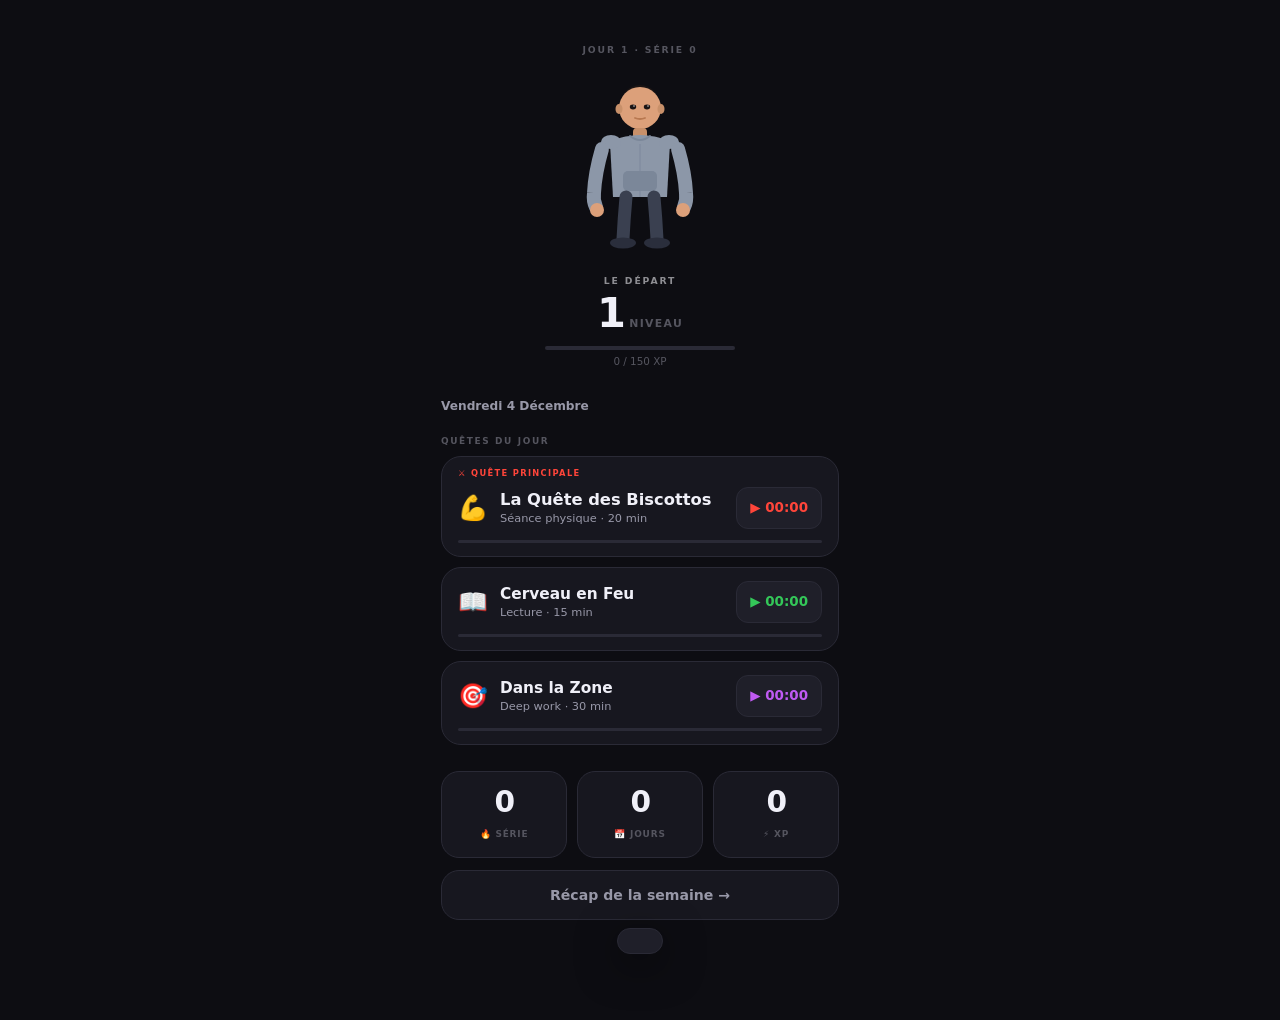
<file: rpg.html>
<!DOCTYPE html>
<html lang="fr">
<head>
  <meta charset="UTF-8">
  <meta name="viewport" content="width=device-width, initial-scale=1.0, user-scalable=no">
  <meta name="apple-mobile-web-app-capable" content="yes">
  <meta name="apple-mobile-web-app-status-bar-style" content="black-translucent">
  <meta name="theme-color" content="#0d0d12">
  <title>Daily RPG</title>
  <style>
    *, *::before, *::after { box-sizing: border-box; margin: 0; padding: 0; }

    :root {
      --bg:       #0d0d12;
      --surface:  #17171f;
      --surface2: #1f1f29;
      --border:   #2a2a36;
      --text:     #f0f0f8;
      --sub:      #9898a8;
      --muted:    #55555f;

      --biscottos: #ff453a;
      --lecture:   #34c759;
      --flow:      #bf5af2;

      --s1: #8e8e93;
      --s2: #007aff;
      --s3: #ff9f0a;
      --s4: #ff375f;
    }

    html, body {
      min-height: 100%;
      background: var(--bg);
      color: var(--text);
      font-family: -apple-system, BlinkMacSystemFont, 'Segoe UI', system-ui, sans-serif;
      -webkit-tap-highlight-color: transparent;
    }

    button { touch-action: manipulation; font-family: inherit; }

    .app {
      max-width: 430px;
      margin: 0 auto;
      padding: 0 16px 100px;
    }

    /* ── HERO ─────────────────────────────────── */
    .hero {
      display: flex;
      flex-direction: column;
      align-items: center;
      padding: 44px 0 28px;
    }

    .hero-day-badge {
      font-size: 0.58rem;
      font-weight: 700;
      letter-spacing: 0.2em;
      text-transform: uppercase;
      color: var(--muted);
      margin-bottom: 20px;
    }

    .avatar-wrap {
      position: relative;
      width: 160px;
      height: 186px;
      margin-bottom: 14px;
    }

    .avatar-ring {
      position: absolute;
      top: -10px; left: -10px; right: -10px; bottom: -10px;
      border-radius: 50%;
      border: 1.5px solid transparent;
      transition: border-color 0.7s, box-shadow 0.7s;
      pointer-events: none;
    }

    [data-stage="2"] .avatar-ring { border-color: var(--s2); box-shadow: 0 0 22px rgba(0,122,255,.18); }
    [data-stage="3"] .avatar-ring { border-color: var(--s3); box-shadow: 0 0 22px rgba(255,159,10,.18); }
    [data-stage="4"] .avatar-ring { border-color: var(--s4); box-shadow: 0 0 30px rgba(255,55,95,.28); }

    .avatar-svg { width: 160px; height: 186px; overflow: visible; }

    .av-stage { opacity: 0; transition: opacity 0.7s ease; }
    .av-stage.active { opacity: 1; }

    .hero-stage-name {
      font-size: 0.58rem;
      font-weight: 700;
      letter-spacing: 0.2em;
      text-transform: uppercase;
      color: var(--s1);
      margin-bottom: 6px;
      transition: color 0.7s;
    }
    [data-stage="2"] .hero-stage-name { color: var(--s2); }
    [data-stage="3"] .hero-stage-name { color: var(--s3); }
    [data-stage="4"] .hero-stage-name { color: var(--s4); }

    .hero-level-row {
      display: flex;
      align-items: baseline;
      gap: 6px;
      margin-bottom: 12px;
    }
    .hero-lv {
      font-size: 2.6rem;
      font-weight: 900;
      color: var(--text);
      letter-spacing: -0.06em;
      line-height: 1;
    }
    .hero-lv-lbl {
      font-size: 0.68rem;
      font-weight: 600;
      color: var(--muted);
      text-transform: uppercase;
      letter-spacing: 0.12em;
    }

    .xp-bar-wrap { width: 190px; }
    .xp-track {
      height: 4px;
      background: var(--border);
      border-radius: 4px;
      overflow: hidden;
      margin-bottom: 5px;
    }
    .xp-fill {
      height: 100%;
      width: 0%;
      background: var(--s1);
      border-radius: 4px;
      transition: width 1.1s cubic-bezier(.25,.46,.45,.94), background .7s;
    }
    [data-stage="2"] .xp-fill { background: var(--s2); }
    [data-stage="3"] .xp-fill { background: var(--s3); }
    [data-stage="4"] .xp-fill { background: var(--s4); }

    .xp-lbl {
      font-size: 0.65rem;
      color: var(--muted);
      text-align: center;
    }

    /* ── DATE ─────────────────────────────────── */
    .date-row { margin-bottom: 22px; }
    .date-text {
      font-size: 0.76rem;
      font-weight: 600;
      color: var(--sub);
      text-transform: capitalize;
    }

    /* ── SECTION LABEL ────────────────────────── */
    .section-lbl {
      font-size: 0.56rem;
      font-weight: 700;
      letter-spacing: 0.18em;
      text-transform: uppercase;
      color: var(--muted);
      margin-bottom: 10px;
    }

    /* ── QUEST CARDS ──────────────────────────── */
    .quests-list {
      display: flex;
      flex-direction: column;
      gap: 10px;
      margin-bottom: 26px;
    }

    .quest-card {
      background: var(--surface);
      border-radius: 20px;
      overflow: hidden;
      border: 1.5px solid var(--border);
      transition: border-color .35s, box-shadow .35s;
    }

    .quest-card[data-q="biscottos"] { --qc: var(--biscottos); }
    .quest-card[data-q="lecture"]   { --qc: var(--lecture); }
    .quest-card[data-q="flow"]      { --qc: var(--flow); }

    .quest-card.done {
      border-color: var(--qc);
      box-shadow: 0 0 18px color-mix(in srgb, var(--qc) 16%, transparent);
    }

    .main-badge {
      display: block;
      font-size: 0.52rem;
      font-weight: 700;
      letter-spacing: 0.16em;
      text-transform: uppercase;
      color: var(--qc);
      padding: 11px 16px 0;
    }

    .quest-inner {
      display: flex;
      align-items: center;
      padding: 13px 16px 11px;
      gap: 12px;
    }
    .main-quest .quest-inner { padding-top: 9px; }

    .q-icon { font-size: 1.5rem; line-height: 1; flex-shrink: 0; }

    .q-info { flex: 1; min-width: 0; }
    .q-name {
      font-size: 0.96rem;
      font-weight: 700;
      color: var(--text);
      margin-bottom: 2px;
      white-space: nowrap;
      overflow: hidden;
      text-overflow: ellipsis;
    }
    .main-quest .q-name { font-size: 1.02rem; }

    .q-sub { font-size: 0.71rem; color: var(--sub); }
    .q-action { flex-shrink: 0; }

    .q-bar-row { padding: 0 16px 13px; }
    .q-track {
      height: 3px;
      background: var(--border);
      border-radius: 2px;
      overflow: hidden;
    }
    .q-fill {
      height: 100%;
      width: 0%;
      background: var(--qc);
      border-radius: 2px;
      transition: width 1s linear;
    }

    /* ── BUTTONS ──────────────────────────────── */
    .btn-timer {
      display: flex;
      align-items: center;
      gap: 5px;
      padding: 9px 13px;
      min-height: 42px;
      min-width: 84px;
      background: var(--surface2);
      border: 1px solid var(--border);
      border-radius: 12px;
      cursor: pointer;
      font-size: 0.84rem;
      font-weight: 700;
      color: var(--qc);
      justify-content: center;
    }
    .btn-timer.running {
      background: color-mix(in srgb, var(--qc) 11%, transparent);
      border-color: color-mix(in srgb, var(--qc) 38%, transparent);
      animation: timer-pulse 2.2s ease-in-out infinite;
    }
    @keyframes timer-pulse {
      0%,100% { box-shadow: 0 0 0 0 color-mix(in srgb, var(--qc) 28%, transparent); }
      50%      { box-shadow: 0 0 0 7px transparent; }
    }

    .btn-complete {
      padding: 9px 15px;
      min-height: 42px;
      background: var(--qc);
      border: none;
      border-radius: 12px;
      cursor: pointer;
      color: #fff;
      font-size: 0.78rem;
      font-weight: 800;
      letter-spacing: 0.04em;
      text-transform: uppercase;
      animation: complete-pop 1.5s ease-in-out infinite;
    }
    @keyframes complete-pop {
      0%,100% { transform: scale(1); }
      50%      { transform: scale(1.07); }
    }

    .badge-done {
      display: flex;
      align-items: center;
      gap: 4px;
      padding: 9px 11px;
      min-height: 42px;
      font-size: 0.8rem;
      font-weight: 700;
      color: var(--qc);
    }

    /* ── STATS ────────────────────────────────── */
    .stats-row {
      display: flex;
      gap: 10px;
      margin-bottom: 12px;
    }
    .stat-card {
      flex: 1;
      background: var(--surface);
      border: 1px solid var(--border);
      border-radius: 18px;
      padding: 16px 8px;
      text-align: center;
    }
    .stat-val {
      display: block;
      font-size: 1.85rem;
      font-weight: 900;
      color: var(--text);
      letter-spacing: -0.05em;
      line-height: 1;
      margin-bottom: 5px;
    }
    .stat-lbl {
      font-size: 0.56rem;
      font-weight: 700;
      color: var(--muted);
      text-transform: uppercase;
      letter-spacing: 0.09em;
    }

    /* ── RECAP BUTTON ─────────────────────────── */
    .btn-recap {
      width: 100%;
      padding: 16px;
      background: var(--surface);
      border: 1px solid var(--border);
      border-radius: 18px;
      color: var(--sub);
      font-size: 0.88rem;
      font-weight: 600;
      cursor: pointer;
      text-align: center;
      transition: border-color .2s;
    }
    .btn-recap:active { border-color: var(--muted); }

    /* ── RECAP MODAL ──────────────────────────── */
    .modal-bg {
      position: fixed;
      inset: 0;
      background: rgba(0,0,0,.65);
      backdrop-filter: blur(6px);
      z-index: 100;
      display: none;
      align-items: flex-end;
      justify-content: center;
    }
    .modal-bg.open { display: flex; }

    .modal-sheet {
      width: 100%;
      max-width: 430px;
      background: var(--surface);
      border: 1px solid var(--border);
      border-radius: 24px 24px 0 0;
      padding: 12px 20px 52px;
      max-height: 88vh;
      overflow-y: auto;
      animation: sheet-up .28s cubic-bezier(.32,.72,0,1);
    }
    @keyframes sheet-up {
      from { transform: translateY(28px); opacity: 0; }
      to   { transform: none; opacity: 1; }
    }

    .modal-handle {
      width: 36px;
      height: 4px;
      background: var(--border);
      border-radius: 2px;
      margin: 0 auto 22px;
    }
    .modal-title {
      font-size: 1.1rem;
      font-weight: 900;
      color: var(--text);
      text-align: center;
      margin-bottom: 5px;
      letter-spacing: -0.02em;
    }
    .modal-sub {
      font-size: 0.72rem;
      color: var(--sub);
      text-align: center;
      margin-bottom: 22px;
    }

    .week-grid {
      display: flex;
      gap: 6px;
      margin-bottom: 18px;
    }
    .day-sq {
      flex: 1;
      background: var(--surface2);
      border: 1px solid var(--border);
      border-radius: 12px;
      padding: 9px 4px;
      display: flex;
      flex-direction: column;
      align-items: center;
      gap: 7px;
    }
    .day-sq.active { background: #1a2030; border-color: #273048; }
    .day-sq.today  { background: #162038; box-shadow: 0 0 0 1.5px var(--s2); border-color: var(--s2); }
    .day-sq.future { opacity: 0.22; }

    .day-lbl {
      font-size: 0.5rem;
      font-weight: 700;
      color: var(--muted);
      text-transform: uppercase;
      letter-spacing: 0.06em;
    }
    .day-dots { display: flex; flex-direction: column; gap: 3px; align-items: center; }
    .d-dot {
      width: 7px;
      height: 7px;
      border-radius: 50%;
      background: var(--border);
    }
    .d-dot.b-done { background: var(--biscottos); }
    .d-dot.l-done { background: var(--lecture); }
    .d-dot.f-done { background: var(--flow); }

    .recap-stats {
      display: grid;
      grid-template-columns: 1fr 1fr;
      gap: 8px;
    }
    .rs-card {
      background: var(--surface2);
      border: 1px solid var(--border);
      border-radius: 14px;
      padding: 13px 12px;
    }
    .rs-val {
      display: block;
      font-size: 1.3rem;
      font-weight: 800;
      color: var(--text);
      letter-spacing: -0.03em;
      margin-bottom: 3px;
    }
    .rs-lbl {
      font-size: 0.58rem;
      font-weight: 600;
      color: var(--muted);
      text-transform: uppercase;
      letter-spacing: 0.06em;
    }

    .recap-msg {
      margin-top: 18px;
      padding: 14px 16px;
      background: var(--surface2);
      border: 1px solid var(--border);
      border-radius: 14px;
      text-align: center;
      font-size: 0.8rem;
      color: var(--sub);
      line-height: 1.65;
      font-style: italic;
    }

    .btn-close {
      width: 100%;
      margin-top: 14px;
      padding: 14px;
      background: var(--surface2);
      border: 1px solid var(--border);
      border-radius: 14px;
      color: var(--sub);
      font-size: 0.88rem;
      font-weight: 600;
      cursor: pointer;
    }

    /* ── LEVEL-UP OVERLAY ─────────────────────── */
    #lu-overlay {
      position: fixed;
      inset: 0;
      z-index: 200;
      display: none;
      align-items: center;
      justify-content: center;
      pointer-events: none;
    }
    #lu-overlay.show {
      display: flex;
      animation: lu-bg 4s forwards;
    }
    @keyframes lu-bg {
      0%   { background: rgba(0,0,0,0); }
      14%  { background: rgba(0,0,0,.88); }
      80%  { background: rgba(0,0,0,.88); }
      100% { background: rgba(0,0,0,0); }
    }
    .lu-content {
      text-align: center;
      animation: lu-pop 4s forwards;
    }
    @keyframes lu-pop {
      0%   { opacity: 0; transform: scale(.72) translateY(24px); }
      14%  { opacity: 1; transform: scale(1.05); }
      22%  { transform: scale(1); }
      78%  { opacity: 1; }
      100% { opacity: 0; transform: scale(.9); }
    }
    .lu-sup {
      font-size: 0.6rem;
      font-weight: 700;
      color: rgba(255,255,255,.4);
      letter-spacing: 0.26em;
      text-transform: uppercase;
      margin-bottom: 8px;
    }
    .lu-num {
      font-size: 7.5rem;
      font-weight: 900;
      color: #fff;
      line-height: 1;
      letter-spacing: -0.07em;
      margin-bottom: 10px;
    }
    .lu-stage-lbl {
      font-size: 1rem;
      font-weight: 700;
      color: rgba(255,255,255,.6);
      letter-spacing: 0.1em;
      text-transform: uppercase;
    }

    /* ── PERFECT DAY FLASH ───────────────────── */
    #perfect-flash {
      position: fixed;
      inset: 0;
      z-index: 150;
      pointer-events: none;
      display: none;
    }
    #perfect-flash.show {
      display: block;
      animation: pday-flash .7s ease-out forwards;
    }
    @keyframes pday-flash {
      0%   { background: rgba(255,214,10,0); }
      30%  { background: rgba(255,214,10,.14); }
      100% { background: rgba(255,214,10,0); }
    }

    /* ── TOAST ────────────────────────────────── */
    #toast {
      position: fixed;
      bottom: 34px;
      left: 50%;
      transform: translateX(-50%) translateY(88px);
      background: var(--surface2);
      border: 1px solid var(--border);
      color: var(--text);
      font-size: 0.78rem;
      font-weight: 600;
      padding: 12px 22px;
      border-radius: 26px;
      white-space: nowrap;
      z-index: 300;
      box-shadow: 0 10px 40px rgba(0,0,0,.5);
      transition: transform .32s cubic-bezier(.34,1.56,.64,1);
    }
    #toast.show { transform: translateX(-50%) translateY(0); }
  </style>
</head>
<body>

<div class="app" id="app" data-stage="1">

  <!-- HERO -->
  <div class="hero">
    <div class="hero-day-badge" id="day-badge">—</div>

    <div class="avatar-wrap">
      <div class="avatar-ring"></div>
      <svg class="avatar-svg" viewBox="0 0 160 186" fill="none" xmlns="http://www.w3.org/2000/svg">

        <!-- STAGE 1 · Le Départ — posture molle, hoodie gris, regard vide -->
        <g class="av-stage active" id="av-s1">
          <!-- hair -->
          <path d="M60 30 Q63 11 80 10 Q97 11 100 30 Q92 21 80 21 Q68 21 60 30Z" fill="#1A1414"/>
          <!-- head -->
          <circle cx="80" cy="33" r="21" fill="#DCA07A"/>
          <!-- ears -->
          <ellipse cx="59" cy="34" rx="3.5" ry="5" fill="#C8906A"/>
          <ellipse cx="101" cy="34" rx="3.5" ry="5" fill="#C8906A"/>
          <!-- eyes — mi-clos, fatigués -->
          <ellipse cx="73" cy="32" rx="3.2" ry="2.4" fill="#1A1414"/>
          <ellipse cx="87" cy="32" rx="3.2" ry="2.4" fill="#1A1414"/>
          <ellipse cx="74" cy="31" rx="1" ry="0.8" fill="rgba(255,255,255,0.65)"/>
          <ellipse cx="88" cy="31" rx="1" ry="0.8" fill="rgba(255,255,255,0.65)"/>
          <!-- mouth neutre / légère moue -->
          <path d="M75 43 Q80 45 85 43" stroke="#B87850" stroke-width="1.8" fill="none" stroke-linecap="round"/>
          <!-- neck -->
          <rect x="73" y="53" width="14" height="11" rx="4" fill="#C8906A"/>
          <!-- torso hoodie gris — épaules tombantes, peu de taper -->
          <path d="M50 68 Q58 61 80 60 Q102 61 110 68 L107 122 L53 122 Z" fill="#8C97A8"/>
          <!-- shoulder caps ronds et tombants -->
          <ellipse cx="51" cy="67" rx="10" ry="7" fill="#8C97A8"/>
          <ellipse cx="109" cy="67" rx="10" ry="7" fill="#8C97A8"/>
          <!-- hoodie details -->
          <path d="M70 61 Q80 69 90 61" stroke="#7B8799" stroke-width="2" fill="none" stroke-linecap="round"/>
          <line x1="80" y1="69" x2="80" y2="122" stroke="#7B8799" stroke-width="1.5" opacity="0.6"/>
          <rect x="63" y="96" width="34" height="20" rx="5" fill="#7B8799"/>
          <!-- bras gauche — pendu -->
          <path d="M42 74 Q35 98 34 118 Q33 126 36 132" stroke="#8C97A8" stroke-width="14" stroke-linecap="round" fill="none"/>
          <circle cx="37" cy="135" r="7" fill="#DCA07A"/>
          <!-- bras droit — pendu -->
          <path d="M118 74 Q125 98 126 118 Q127 126 124 132" stroke="#8C97A8" stroke-width="14" stroke-linecap="round" fill="none"/>
          <circle cx="123" cy="135" r="7" fill="#DCA07A"/>
          <!-- jambes serrées, pantalon sombre -->
          <path d="M66 122 Q64 144 63 164" stroke="#3A4050" stroke-width="13" stroke-linecap="round" fill="none"/>
          <path d="M94 122 Q96 144 97 164" stroke="#3A4050" stroke-width="13" stroke-linecap="round" fill="none"/>
          <!-- chaussures basiques -->
          <ellipse cx="63" cy="168" rx="13" ry="5.5" fill="#2A2E3C"/>
          <ellipse cx="97" cy="168" rx="13" ry="5.5" fill="#2A2E3C"/>
        </g>

        <!-- STAGE 2 · En Route — posture droite, tenue training bleu -->
        <g class="av-stage" id="av-s2">
          <!-- hair -->
          <path d="M60 27 Q63 8 80 7 Q97 8 100 27 Q92 18 80 18 Q68 18 60 27Z" fill="#1A1414"/>
          <!-- head -->
          <circle cx="80" cy="30" r="21" fill="#DCA07A"/>
          <!-- ears -->
          <ellipse cx="59" cy="31" rx="3.5" ry="5" fill="#C8906A"/>
          <ellipse cx="101" cy="31" rx="3.5" ry="5" fill="#C8906A"/>
          <!-- eyes — ouverts, déterminés -->
          <ellipse cx="73" cy="29" rx="3.4" ry="3" fill="#1A1414"/>
          <ellipse cx="87" cy="29" rx="3.4" ry="3" fill="#1A1414"/>
          <ellipse cx="74" cy="28" rx="1.1" ry="1" fill="rgba(255,255,255,0.8)"/>
          <ellipse cx="88" cy="28" rx="1.1" ry="1" fill="rgba(255,255,255,0.8)"/>
          <!-- sourcils droits, déterminé -->
          <path d="M69 23 Q73 22 77 23" stroke="#8B5E3C" stroke-width="1.6" fill="none" stroke-linecap="round"/>
          <path d="M83 23 Q87 22 91 23" stroke="#8B5E3C" stroke-width="1.6" fill="none" stroke-linecap="round"/>
          <!-- mouth légère esquisse sourire -->
          <path d="M75 40 Q80 43 85 40" stroke="#B87850" stroke-width="1.8" fill="none" stroke-linecap="round"/>
          <!-- neck -->
          <rect x="73" y="50" width="14" height="11" rx="4" fill="#C8906A"/>
          <!-- torso athletic bleu — épaules plus larges, V-taper léger -->
          <path d="M44 64 Q57 57 80 56 Q103 57 116 64 L110 122 L50 122 Z" fill="#3A7ED8"/>
          <!-- shoulder caps plus larges -->
          <ellipse cx="45" cy="63" rx="12" ry="8.5" fill="#3A7ED8"/>
          <ellipse cx="115" cy="63" rx="12" ry="8.5" fill="#3A7ED8"/>
          <!-- col et détails -->
          <path d="M70 57 Q80 65 90 57" stroke="#2A6EC8" stroke-width="2.2" fill="none" stroke-linecap="round"/>
          <!-- bandes latérales -->
          <path d="M45 68 Q51 95 50 122" stroke="#2A6EC8" stroke-width="4" fill="none" opacity="0.6" stroke-linecap="round"/>
          <path d="M115 68 Q109 95 110 122" stroke="#2A6EC8" stroke-width="4" fill="none" opacity="0.6" stroke-linecap="round"/>
          <!-- bras gauche — légèrement écarté -->
          <path d="M35 70 Q27 94 27 116 Q27 124 30 130" stroke="#3A7ED8" stroke-width="14" stroke-linecap="round" fill="none"/>
          <circle cx="31" cy="133" r="7" fill="#DCA07A"/>
          <!-- bras droit — légèrement écarté -->
          <path d="M125 70 Q133 94 133 116 Q133 124 130 130" stroke="#3A7ED8" stroke-width="14" stroke-linecap="round" fill="none"/>
          <circle cx="129" cy="133" r="7" fill="#DCA07A"/>
          <!-- jambes — stance modérée, navy -->
          <path d="M64 122 Q61 144 59 164" stroke="#1A3360" stroke-width="13" stroke-linecap="round" fill="none"/>
          <path d="M96 122 Q99 144 101 164" stroke="#1A3360" stroke-width="13" stroke-linecap="round" fill="none"/>
          <!-- chaussures running -->
          <ellipse cx="59" cy="168" rx="13" ry="5.5" fill="#0E2244"/>
          <ellipse cx="101" cy="168" rx="13" ry="5.5" fill="#0E2244"/>
        </g>

        <!-- STAGE 3 · Affûté — V-taper marqué, posture confiante, orange -->
        <g class="av-stage" id="av-s3">
          <!-- hair légèrement stylé -->
          <path d="M60 25 Q63 6 80 5 Q97 6 100 25 Q92 15 80 15 Q68 15 60 25Z" fill="#1A1414"/>
          <!-- head -->
          <circle cx="80" cy="28" r="21" fill="#DCA07A"/>
          <!-- ears -->
          <ellipse cx="59" cy="29" rx="3.5" ry="5" fill="#C8906A"/>
          <ellipse cx="101" cy="29" rx="3.5" ry="5" fill="#C8906A"/>
          <!-- eyes — confiants, focalisés -->
          <ellipse cx="73" cy="27" rx="3.6" ry="3.2" fill="#1A1414"/>
          <ellipse cx="87" cy="27" rx="3.6" ry="3.2" fill="#1A1414"/>
          <ellipse cx="74.2" cy="26" rx="1.2" ry="1.1" fill="rgba(255,255,255,0.9)"/>
          <ellipse cx="88.2" cy="26" rx="1.2" ry="1.1" fill="rgba(255,255,255,0.9)"/>
          <!-- sourcils assurés -->
          <path d="M69 21 Q73 20 77 21" stroke="#8B5E3C" stroke-width="1.8" fill="none" stroke-linecap="round"/>
          <path d="M83 21 Q87 20 91 21" stroke="#8B5E3C" stroke-width="1.8" fill="none" stroke-linecap="round"/>
          <!-- sourire confiant -->
          <path d="M74 38 Q80 42 86 38" stroke="#B87850" stroke-width="2" fill="none" stroke-linecap="round"/>
          <!-- neck épais -->
          <rect x="71" y="48" width="18" height="11" rx="4" fill="#C8906A"/>
          <!-- torso orange — large V-taper, épaules musclées -->
          <path d="M38 62 Q57 53 80 52 Q103 53 122 62 L108 126 L52 126 Z" fill="#F07830"/>
          <!-- shoulder caps imposants -->
          <ellipse cx="39" cy="61" rx="14" ry="10" fill="#F07830"/>
          <ellipse cx="121" cy="61" rx="14" ry="10" fill="#F07830"/>
          <!-- col et lignes musculaires -->
          <path d="M70 53 Q80 61 90 53" stroke="#D06420" stroke-width="2.5" fill="none" stroke-linecap="round"/>
          <path d="M80 61 Q70 74 66 86" stroke="#D06420" stroke-width="1.5" opacity="0.45" fill="none" stroke-linecap="round"/>
          <path d="M80 61 Q90 74 94 86" stroke="#D06420" stroke-width="1.5" opacity="0.45" fill="none" stroke-linecap="round"/>
          <!-- bras gauche — coude visible, confiant -->
          <path d="M26 68 Q18 92 20 110" stroke="#F07830" stroke-width="15" stroke-linecap="round" fill="none"/>
          <path d="M20 110 Q25 124 32 131" stroke="#F07830" stroke-width="13" stroke-linecap="round" fill="none"/>
          <circle cx="34" cy="134" r="7.5" fill="#DCA07A"/>
          <!-- bras droit — coude visible -->
          <path d="M134 68 Q142 92 140 110" stroke="#F07830" stroke-width="15" stroke-linecap="round" fill="none"/>
          <path d="M140 110 Q135 124 128 131" stroke="#F07830" stroke-width="13" stroke-linecap="round" fill="none"/>
          <circle cx="126" cy="134" r="7.5" fill="#DCA07A"/>
          <!-- jambes écartées, stance large -->
          <path d="M62 126 Q58 148 55 167" stroke="#7A2810" stroke-width="14" stroke-linecap="round" fill="none"/>
          <path d="M98 126 Q102 148 105 167" stroke="#7A2810" stroke-width="14" stroke-linecap="round" fill="none"/>
          <!-- chaussures solides -->
          <ellipse cx="55" cy="171" rx="14" ry="6" fill="#4A1800"/>
          <ellipse cx="105" cy="171" rx="14" ry="6" fill="#4A1800"/>
        </g>

        <!-- STAGE 4 · La Légende — imposant, kit sombre, rouge signature -->
        <g class="av-stage" id="av-s4">
          <!-- hair net, sharp -->
          <path d="M58 22 Q62 3 80 2 Q98 3 102 22 Q94 12 80 12 Q66 12 58 22Z" fill="#1A1414"/>
          <!-- head -->
          <circle cx="80" cy="25" r="22" fill="#DCA07A"/>
          <!-- ears -->
          <ellipse cx="58" cy="26" rx="3.5" ry="5.5" fill="#C8906A"/>
          <ellipse cx="102" cy="26" rx="3.5" ry="5.5" fill="#C8906A"/>
          <!-- eyes — intenses, commandants -->
          <ellipse cx="72" cy="24" rx="3.8" ry="3.5" fill="#1A1414"/>
          <ellipse cx="88" cy="24" rx="3.8" ry="3.5" fill="#1A1414"/>
          <ellipse cx="73.5" cy="23" rx="1.4" ry="1.2" fill="rgba(255,255,255,0.95)"/>
          <ellipse cx="89.5" cy="23" rx="1.4" ry="1.2" fill="rgba(255,255,255,0.95)"/>
          <!-- sourcils marqués, intensité -->
          <path d="M67 17 Q72 15 77 17" stroke="#8B5E3C" stroke-width="2.2" fill="none" stroke-linecap="round"/>
          <path d="M83 17 Q88 15 93 17" stroke="#8B5E3C" stroke-width="2.2" fill="none" stroke-linecap="round"/>
          <!-- mâchoire serrée, ligne droite -->
          <path d="M74 36 Q80 38 86 36" stroke="#B87850" stroke-width="2.2" fill="none" stroke-linecap="round"/>
          <!-- neck puissant -->
          <rect x="70" y="46" width="20" height="13" rx="4" fill="#C8906A"/>
          <!-- torso kit sombre — V-taper extrême, épaules massives -->
          <path d="M28 60 Q56 48 80 47 Q104 48 132 60 L106 128 L54 128 Z" fill="#1E1E2C"/>
          <!-- shoulder caps massifs -->
          <ellipse cx="29" cy="59" rx="16" ry="12" fill="#1E1E2C"/>
          <ellipse cx="131" cy="59" rx="16" ry="12" fill="#1E1E2C"/>
          <!-- STRIPE ROUGE — élément signature -->
          <line x1="80" y1="49" x2="80" y2="128" stroke="#E53E3E" stroke-width="3.5"/>
          <!-- épaulettes rouges -->
          <path d="M36 63 Q56 54 80 52" stroke="#E53E3E" stroke-width="1.8" fill="none" opacity="0.8"/>
          <path d="M124 63 Q104 54 80 52" stroke="#E53E3E" stroke-width="1.8" fill="none" opacity="0.8"/>
          <!-- lignes musculaires -->
          <path d="M80 55 L60 82" stroke="#2E2E3E" stroke-width="2" opacity="0.7"/>
          <path d="M80 55 L100 82" stroke="#2E2E3E" stroke-width="2" opacity="0.7"/>
          <!-- bras gauche — large, coude plié, imposant -->
          <path d="M15 66 Q6 90 8 110" stroke="#1E1E2C" stroke-width="17" stroke-linecap="round" fill="none"/>
          <path d="M8 110 Q15 126 24 133" stroke="#1E1E2C" stroke-width="15" stroke-linecap="round" fill="none"/>
          <!-- poing rouge signature -->
          <circle cx="27" cy="136" r="10" fill="#E53E3E"/>
          <!-- bras droit -->
          <path d="M145 66 Q154 90 152 110" stroke="#1E1E2C" stroke-width="17" stroke-linecap="round" fill="none"/>
          <path d="M152 110 Q145 126 136 133" stroke="#1E1E2C" stroke-width="15" stroke-linecap="round" fill="none"/>
          <circle cx="133" cy="136" r="10" fill="#E53E3E"/>
          <!-- jambes très écartées -->
          <path d="M60 128 Q54 150 50 170" stroke="#141420" stroke-width="17" stroke-linecap="round" fill="none"/>
          <path d="M100 128 Q106 150 110 170" stroke="#141420" stroke-width="17" stroke-linecap="round" fill="none"/>
          <!-- chaussures rouges signature -->
          <ellipse cx="50" cy="174" rx="16" ry="7" fill="#E53E3E"/>
          <ellipse cx="110" cy="174" rx="16" ry="7" fill="#E53E3E"/>
        </g>
      </svg>
    </div>

    <div class="hero-stage-name" id="hero-stage">Le Départ</div>
    <div class="hero-level-row">
      <span class="hero-lv" id="hero-lv">1</span>
      <span class="hero-lv-lbl">Niveau</span>
    </div>
    <div class="xp-bar-wrap">
      <div class="xp-track"><div class="xp-fill" id="xp-fill"></div></div>
      <div class="xp-lbl" id="xp-lbl">0 / 150 XP</div>
    </div>
  </div>

  <!-- DATE -->
  <div class="date-row">
    <span class="date-text" id="date-text">—</span>
  </div>

  <!-- QUESTS -->
  <div class="section-lbl">Quêtes du jour</div>
  <div class="quests-list">

    <div class="quest-card main-quest" data-q="biscottos" id="qcard-biscottos">
      <span class="main-badge">⚔ Quête principale</span>
      <div class="quest-inner">
        <span class="q-icon">💪</span>
        <div class="q-info">
          <div class="q-name">La Quête des Biscottos</div>
          <div class="q-sub">Séance physique · 20 min</div>
        </div>
        <div class="q-action" id="qa-biscottos"></div>
      </div>
      <div class="q-bar-row">
        <div class="q-track"><div class="q-fill" id="qf-biscottos"></div></div>
      </div>
    </div>

    <div class="quest-card" data-q="lecture" id="qcard-lecture">
      <div class="quest-inner">
        <span class="q-icon">📖</span>
        <div class="q-info">
          <div class="q-name">Cerveau en Feu</div>
          <div class="q-sub">Lecture · 15 min</div>
        </div>
        <div class="q-action" id="qa-lecture"></div>
      </div>
      <div class="q-bar-row">
        <div class="q-track"><div class="q-fill" id="qf-lecture"></div></div>
      </div>
    </div>

    <div class="quest-card" data-q="flow" id="qcard-flow">
      <div class="quest-inner">
        <span class="q-icon">🎯</span>
        <div class="q-info">
          <div class="q-name">Dans la Zone</div>
          <div class="q-sub">Deep work · 30 min</div>
        </div>
        <div class="q-action" id="qa-flow"></div>
      </div>
      <div class="q-bar-row">
        <div class="q-track"><div class="q-fill" id="qf-flow"></div></div>
      </div>
    </div>

  </div>

  <!-- STATS -->
  <div class="stats-row">
    <div class="stat-card">
      <span class="stat-val" id="stat-streak">0</span>
      <span class="stat-lbl">🔥 Série</span>
    </div>
    <div class="stat-card">
      <span class="stat-val" id="stat-days">0</span>
      <span class="stat-lbl">📅 Jours</span>
    </div>
    <div class="stat-card">
      <span class="stat-val" id="stat-xp">0</span>
      <span class="stat-lbl">⚡ XP</span>
    </div>
  </div>

  <!-- RECAP -->
  <button class="btn-recap" onclick="openRecap()">Récap de la semaine →</button>

</div>

<!-- RECAP MODAL -->
<div class="modal-bg" id="recap-modal">
  <div class="modal-sheet">
    <div class="modal-handle"></div>
    <div class="modal-title">Cette semaine</div>
    <div class="modal-sub" id="modal-sub">—</div>
    <div id="recap-body"></div>
    <button class="btn-close" onclick="closeRecap()">Fermer</button>
  </div>
</div>

<!-- LEVEL-UP -->
<div id="lu-overlay">
  <div class="lu-content">
    <div class="lu-sup">Niveau</div>
    <div class="lu-num" id="lu-num">2</div>
    <div class="lu-stage-lbl" id="lu-stage"></div>
  </div>
</div>

<!-- PERFECT DAY FLASH -->
<div id="perfect-flash"></div>

<!-- TOAST -->
<div id="toast"></div>

<script>
/* ── CONFIG ─────────────────────────────────── */
const QUESTS = {
  biscottos: { id:'biscottos', name:'La Quête des Biscottos', minTime:20*60, xp:50 },
  lecture:   { id:'lecture',   name:'Cerveau en Feu',         minTime:15*60, xp:35 },
  flow:      { id:'flow',      name:'Dans la Zone',           minTime:30*60, xp:55 }
};

const LEVEL_XP = [
  0,150,350,600,1000,1500,2100,2800,3600,4600,
  5800,7200,8800,10600,12800,15300,18100,21200,24600,28400,
  32500,37000,42000,47500,53500,60000,67500,76000,85000,95000
];

const STAGE_NAMES = ['Le Départ','En Route','Affûté','La Légende'];
const BONUS_XP = 30;

/* ── STATE ──────────────────────────────────── */
const freshTimers = () => ({
  biscottos: { running:false, elapsed:0, startTs:null, completed:false },
  lecture:   { running:false, elapsed:0, startTs:null, completed:false },
  flow:      { running:false, elapsed:0, startTs:null, completed:false }
});

let state;
const ticks = {};

function loadState() {
  try {
    const raw = localStorage.getItem('rpg_v2');
    if (raw) {
      const s = JSON.parse(raw);
      const today = dateKey(new Date());
      if (s.lastDate && s.lastDate !== today) {
        const prev = dateKey(shiftDays(-1));
        if (!(s.log[prev]||{}).any && s.streak > 0) s.streak = 0;
        s.timers = freshTimers();
      }
      s.lastDate = today;
      return s;
    }
  } catch(_) {}
  return { totalXP:0, streak:0, totalDays:0,
           lastDate:dateKey(new Date()), log:{}, timers:freshTimers() };
}

function save() { localStorage.setItem('rpg_v2', JSON.stringify(state)); }

/* ── DATE UTILS ─────────────────────────────── */
function dateKey(d) { return d.toISOString().split('T')[0]; }
function shiftDays(n) { const d=new Date(); d.setDate(d.getDate()+n); return d; }

function todayLog() {
  const k = dateKey(new Date());
  if (!state.log[k]) state.log[k] = {
    biscottos:false, lecture:false, flow:false, any:false,
    bonusAwarded:false, xp:0, firstCompleted:false,
    biscottosTime:0, lectureTime:0, flowTime:0
  };
  return state.log[k];
}

function fmt(s) {
  const m = Math.floor(s/60), sec = s%60;
  return `${String(m).padStart(2,'0')}:${String(sec).padStart(2,'0')}`;
}
function fmtDur(s) {
  const h=Math.floor(s/3600), m=Math.floor((s%3600)/60);
  return h>0 ? `${h}h${String(m).padStart(2,'0')}` : `${m} min`;
}

/* ── LEVEL / XP ─────────────────────────────── */
function getLevel(xp) {
  for (let i=LEVEL_XP.length-1; i>=0; i--)
    if (xp>=LEVEL_XP[i]) return i+1;
  return 1;
}
function lvProgress(xp) {
  const lv  = getLevel(xp);
  const cur  = LEVEL_XP[lv-1]||0;
  const next = LEVEL_XP[lv]||LEVEL_XP[LEVEL_XP.length-1]+10000;
  return { pct:Math.min(100,(xp-cur)/(next-cur)*100), prog:xp-cur, total:next-cur, lv };
}
function getStage(lv) {
  if (lv>=30) return 4;
  if (lv>=15) return 3;
  if (lv>=5)  return 2;
  return 1;
}

/* ── TIMER ENGINE ───────────────────────────── */
function elapsed(id) {
  const t = state.timers[id];
  if (!t.running || !t.startTs) return t.elapsed;
  return t.elapsed + Math.floor((Date.now()-t.startTs)/1000);
}

function toggleTimer(id) {
  const t = state.timers[id];
  if (t.completed) return;
  if (t.running) {
    t.elapsed = elapsed(id);
    t.running = false; t.startTs = null;
    clearInterval(ticks[id]); delete ticks[id];
  } else {
    t.running = true; t.startTs = Date.now();
    ticks[id] = setInterval(() => renderCard(id), 1000);
  }
  save(); renderCard(id);
}

function completeQuest(id) {
  const t = state.timers[id];
  if (t.completed) return;
  t.elapsed = elapsed(id);
  t.running = false; t.startTs = null;
  clearInterval(ticks[id]); delete ticks[id];
  t.completed = true;

  const log = todayLog();
  log[id] = true; log.any = true; log[`${id}Time`] = t.elapsed;

  const prevLv = getLevel(state.totalXP);
  state.totalXP += QUESTS[id].xp;
  log.xp = (log.xp||0) + QUESTS[id].xp;

  if (log.biscottos && log.lecture && log.flow && !log.bonusAwarded) {
    state.totalXP += BONUS_XP;
    log.xp += BONUS_XP;
    log.bonusAwarded = true;
    setTimeout(() => {
      flash(); toast(`⭐ Journée parfaite · Bonus +${BONUS_XP} XP !`);
    }, 900);
  }

  if (!log.firstCompleted) {
    log.firstCompleted = true;
    state.totalDays++;
    state.streak++;
  }

  save();
  const newLv = getLevel(state.totalXP);
  if (newLv > prevLv) setTimeout(() => showLevelUp(newLv, prevLv), 900);
  toast(`+${QUESTS[id].xp} XP · ${QUESTS[id].name}`);
  renderAll();
}

/* ── RENDER ─────────────────────────────────── */
function renderCard(id) {
  const t   = state.timers[id];
  const el  = elapsed(id);
  const pct = Math.min(100, el/QUESTS[id].minTime*100);
  const ok  = el >= QUESTS[id].minTime;

  const fill = document.getElementById(`qf-${id}`);
  if (fill) fill.style.width = `${pct}%`;

  const card = document.getElementById(`qcard-${id}`);
  if (card) card.classList.toggle('done', t.completed);

  const area = document.getElementById(`qa-${id}`);
  if (!area) return;

  if (t.completed) {
    area.innerHTML = `<div class="badge-done">✓ ${fmt(t.elapsed)}</div>`;
  } else if (ok && t.running) {
    area.innerHTML = `<button class="btn-complete" onclick="completeQuest('${id}')">Terminer</button>`;
  } else {
    area.innerHTML = `<button class="btn-timer ${t.running?'running':''}" onclick="toggleTimer('${id}')">${t.running?'⏸':'▶'} ${fmt(el)}</button>`;
  }
}

function renderHero() {
  const { pct, prog, total, lv } = lvProgress(state.totalXP);
  const stage = getStage(lv);

  document.getElementById('hero-lv').textContent = lv;
  document.getElementById('hero-stage').textContent = STAGE_NAMES[stage-1];
  document.getElementById('xp-fill').style.width = `${pct}%`;
  document.getElementById('xp-lbl').textContent = `${prog} / ${total} XP`;

  for (let s=1; s<=4; s++) {
    const g = document.getElementById(`av-s${s}`);
    if (g) g.classList.toggle('active', s===stage);
  }
  document.getElementById('app').dataset.stage = stage;
}

function renderStats() {
  document.getElementById('stat-streak').textContent = state.streak;
  document.getElementById('stat-days').textContent   = state.totalDays;
  document.getElementById('stat-xp').textContent     = state.totalXP;
}

function renderDate() {
  const d = new Date();
  document.getElementById('date-text').textContent =
    d.toLocaleDateString('fr-FR', { weekday:'long', day:'numeric', month:'long' });
  const s = state.streak;
  document.getElementById('day-badge').textContent =
    `Jour ${state.totalDays + 1}  ·  Série ${s}${s>0?' 🔥':''}`;
}

function renderAll() {
  renderHero();
  renderStats();
  renderDate();
  Object.keys(QUESTS).forEach(id => renderCard(id));
}

/* ── ANIMATIONS ─────────────────────────────── */
function flash() {
  const el = document.getElementById('perfect-flash');
  el.classList.remove('show'); void el.offsetWidth;
  el.classList.add('show');
  setTimeout(() => el.classList.remove('show'), 800);
}

function showLevelUp(newLv, prevLv) {
  const stage = getStage(newLv);
  const changed = stage !== getStage(prevLv);
  document.getElementById('lu-num').textContent = newLv;
  document.getElementById('lu-stage').textContent = changed ? STAGE_NAMES[stage-1] : '';
  const ov = document.getElementById('lu-overlay');
  ov.classList.remove('show'); void ov.offsetWidth;
  ov.classList.add('show'); ov.style.pointerEvents = 'all';
  setTimeout(() => { ov.classList.remove('show'); ov.style.pointerEvents = 'none'; }, 4100);
}

/* ── RECAP ──────────────────────────────────── */
function openRecap()  { buildRecap(); document.getElementById('recap-modal').classList.add('open'); }
function closeRecap() { document.getElementById('recap-modal').classList.remove('open'); }

function buildRecap() {
  const today = dateKey(new Date());
  const dow = new Date().getDay();
  const off = dow===0 ? -6 : 1-dow;
  const LABELS = ['Lun','Mar','Mer','Jeu','Ven','Sam','Dim'];
  const days = Array.from({length:7}, (_,i) => dateKey(shiftDays(off+i)));

  let wXP=0, wQ=0, wB=0, wL=0, wF=0;
  const squares = days.map((d,i) => {
    const log = state.log[d]||{};
    const done = (log.biscottos?1:0)+(log.lecture?1:0)+(log.flow?1:0);
    wXP+=log.xp||0; wQ+=done;
    wB+=log.biscottosTime||0; wL+=log.lectureTime||0; wF+=log.flowTime||0;
    const cls = d===today ? 'today' : d>today ? 'future' : done>0 ? 'active' : '';
    return `<div class="day-sq ${cls}">
      <span class="day-lbl">${LABELS[i]}</span>
      <div class="day-dots">
        <span class="d-dot ${log.biscottos?'b-done':''}"></span>
        <span class="d-dot ${log.lecture?'l-done':''}"></span>
        <span class="d-dot ${log.flow?'f-done':''}"></span>
      </div></div>`;
  }).join('');

  const activeDays = days.filter(d => (state.log[d]||{}).any).length;
  document.getElementById('modal-sub').textContent =
    `${activeDays} jour${activeDays>1?'s':''} actif${activeDays>1?'s':''} cette semaine`;

  const msgs = [
    '"La régularité bat l\'intensité, chaque fois."',
    '"Tu construis quelque chose de réel. Ça prend du temps."',
    '"Chaque rep, chaque page, chaque session — ça compte."',
    '"Les champions sont faits de choses imperceptibles."',
    '"Discipline = liberté."'
  ];

  document.getElementById('recap-body').innerHTML = `
    <div class="week-grid">${squares}</div>
    <div class="recap-stats">
      <div class="rs-card"><span class="rs-val">${wXP}</span><span class="rs-lbl">⚡ XP</span></div>
      <div class="rs-card"><span class="rs-val">${wQ}</span><span class="rs-lbl">Quêtes</span></div>
      <div class="rs-card"><span class="rs-val">${fmtDur(wB)}</span><span class="rs-lbl">💪 Biscottos</span></div>
      <div class="rs-card"><span class="rs-val">${fmtDur(wL)}</span><span class="rs-lbl">📖 Lecture</span></div>
      <div class="rs-card"><span class="rs-val">${fmtDur(wF)}</span><span class="rs-lbl">🎯 Deep work</span></div>
      <div class="rs-card"><span class="rs-val">${state.streak}</span><span class="rs-lbl">🔥 Série</span></div>
    </div>
    <div class="recap-msg">${msgs[Math.floor(Math.random()*msgs.length)]}</div>`;
}

/* ── TOAST ──────────────────────────────────── */
let toastTmr;
function toast(msg) {
  const el = document.getElementById('toast');
  el.textContent = msg; el.classList.add('show');
  clearTimeout(toastTmr);
  toastTmr = setTimeout(() => el.classList.remove('show'), 3500);
}

/* ── INIT ───────────────────────────────────── */
function init() {
  state = loadState();
  Object.keys(QUESTS).forEach(id => {
    if (state.timers[id].running)
      ticks[id] = setInterval(() => renderCard(id), 1000);
  });
  renderAll();
}

document.getElementById('recap-modal').addEventListener('click', e => {
  if (e.target===e.currentTarget) closeRecap();
});

document.addEventListener('DOMContentLoaded', init);
</script>
</body>
</html>
</file>
